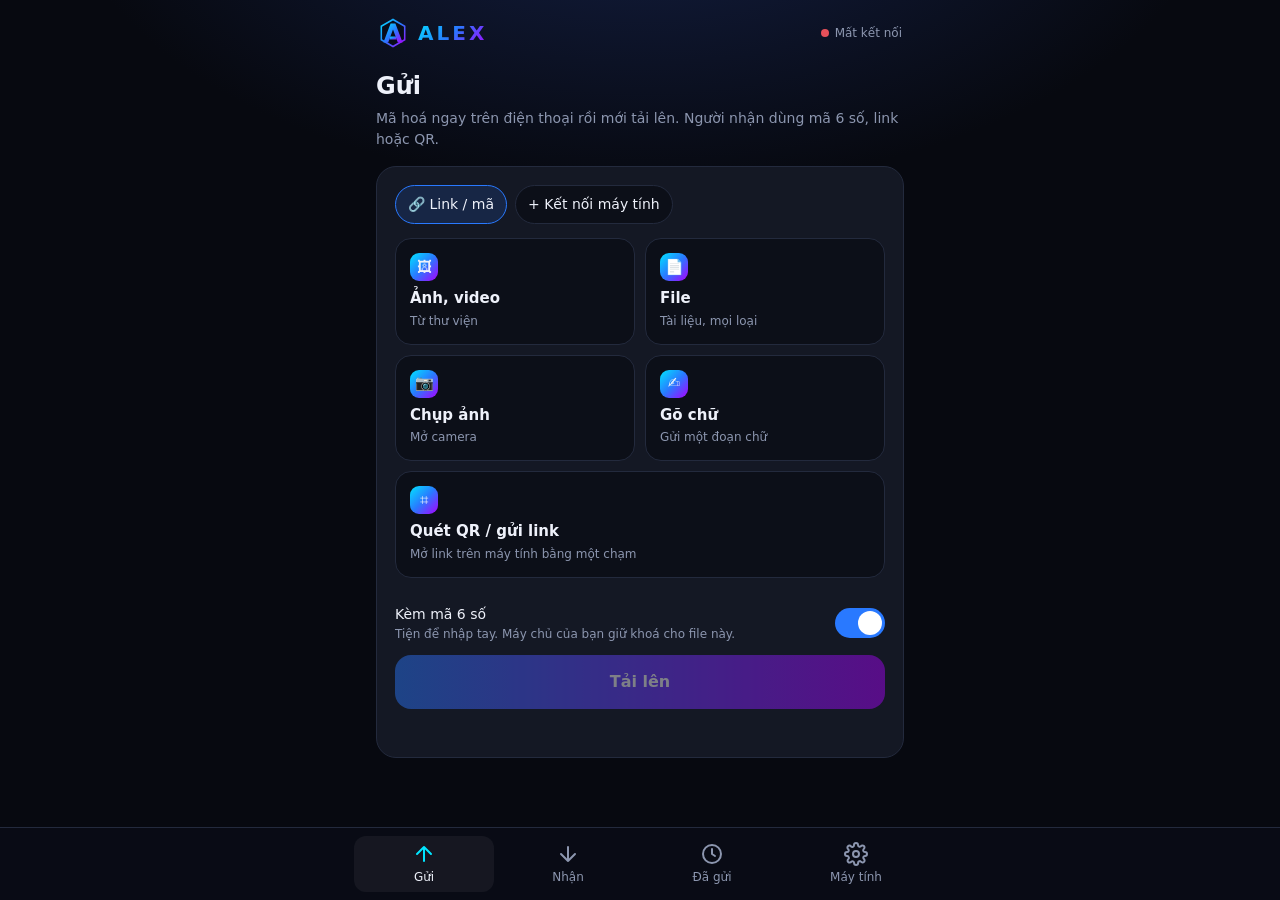
<file: web/index.html>
<!doctype html>
<html lang="vi">
<head>
<meta charset="utf-8">
<meta name="viewport" content="width=device-width, initial-scale=1, viewport-fit=cover">
<meta name="theme-color" content="#070910">
<meta name="description" content="Alex: gửi và nhận file giữa điện thoại và máy tính, mã hoá đầu cuối.">
<meta name="referrer" content="no-referrer">
<meta name="apple-mobile-web-app-capable" content="yes">
<meta name="apple-mobile-web-app-status-bar-style" content="black-translucent">
<meta name="apple-mobile-web-app-title" content="Alex">
<title>Alex</title>
<link rel="manifest" href="manifest.webmanifest">
<link rel="icon" href="icons/icon-192.png">
<link rel="apple-touch-icon" href="icons/icon-192.png">
<link rel="stylesheet" href="style.css">
</head>
<body>
<header>
  <svg width="30" height="30" viewBox="0 0 100 100" aria-hidden="true"><defs><linearGradient id="lg" x1="0" y1="0" x2="1" y2="1"><stop offset="0" stop-color="#00e5ff"/><stop offset=".5" stop-color="#2979ff"/><stop offset="1" stop-color="#aa00ff"/></linearGradient></defs>
    <polygon points="50,2 91.6,26 91.6,74 50,98 8.4,74 8.4,26" fill="url(#lg)"/><polygon points="50,8 86.4,29 86.4,71 50,92 13.6,71 13.6,29" fill="#080c1a"/>
    <polygon points="18,82 42,18 58,18 82,82 66,82 50,38 34,82" fill="url(#lg)"/><polygon points="41,62 59,62 62,72 38,72" fill="url(#lg)"/></svg>
  <b>ALEX</b>
  <div class="status"><span class="dot" id="dot"></span><span id="statusText">Đang kết nối…</span></div>
</header>

<main>
  <!-- ======================= SEND ======================= -->
  <section id="page-send">
    <h1>Gửi</h1>
    <p class="sub">Mã hoá ngay trên điện thoại rồi mới tải lên. Người nhận dùng mã 6 số, link hoặc QR.</p>

    <div class="card" id="sendForm">
      <div class="targets" id="targets"></div>
      <div class="pick">
        <label><input type="file" id="pickMedia" accept="image/*,video/*" multiple><div class="ico">🖼</div><span>Ảnh, video</span><small>Từ thư viện</small></label>
        <label><input type="file" id="pickFile" multiple><div class="ico">📄</div><span>File</span><small>Tài liệu, mọi loại</small></label>
        <label><input type="file" id="pickCamera" accept="image/*" capture="environment"><div class="ico">📷</div><span>Chụp ảnh</span><small>Mở camera</small></label>
        <button class="tile" id="pickText" type="button"><div class="ico">✍</div><span style="font-weight:600;font-size:15px">Gõ chữ</span><small style="color:var(--dim);font-size:12px;margin-top:-4px">Gửi một đoạn chữ</small></button>
        <button class="tile wide" id="pickQr" type="button"><div class="ico">⌗</div><span style="font-weight:600;font-size:15px">Quét QR / gửi link</span><small style="color:var(--dim);font-size:12px;margin-top:-4px">Mở link trên máy tính bằng một chạm</small></button>
      </div>
      <textarea id="textBox" class="hidden mt" rows="4" placeholder="Nhập chữ cần gửi…"></textarea>
      <div class="queue" id="queue"></div>
      <div class="switch" id="codeSwitch">
        <div>Kèm mã 6 số<small>Tiện để nhập tay. Máy chủ của bạn giữ khoá cho file này.</small></div>
        <label class="toggle"><input type="checkbox" id="withCode" checked><i></i></label>
      </div>
      <button class="btn mt" id="sendBtn" disabled>Tải lên</button>
      <div class="bar hidden" id="sendBar"><i id="sendFill"></i></div>
      <div class="msg" id="sendMsg"></div>
    </div>

    <div class="card result hidden" id="sentPc">
      <div class="ico" style="margin:4px auto 10px;width:48px;height:48px;border-radius:14px;font-size:24px">✓</div>
      <h2 id="sentPcTitle" style="color:var(--text);font-size:17px">Đã gửi</h2>
      <p class="sub" id="sentPcSub" style="margin:0"></p>
      <button class="btn small mt" id="sentPcMore" style="margin-left:auto;margin-right:auto">Gửi tiếp</button>
    </div>

    <div class="card result hidden" id="sendResult">
      <h2 id="resTitle">Đã tải lên</h2>
      <div id="resCodeWrap"><div style="color:var(--dim);font-size:13px">Mã nhận</div><div class="bigcode" id="resCode">000000</div></div>
      <div class="qr" id="resQr"></div>
      <div class="link" id="resLink"></div>
      <div class="row mt">
        <button class="btn ghost small" id="copyLink">Chép link</button>
        <button class="btn ghost small" id="shareLink">Chia sẻ</button>
      </div>
      <div class="row mt">
        <button class="btn ghost small" id="deleteNow">Xoá ngay</button>
        <button class="btn small" id="sendMore">Gửi tiếp</button>
      </div>
      <div class="msg" id="resExpire"></div>
    </div>
  </section>

  <!-- ======================= RECEIVE ======================= -->
  <section id="page-recv" class="hidden">
    <h1>Nhận</h1>
    <p class="sub">Nhập mã 6 số hoặc dán link người gửi đưa cho bạn.</p>
    <div class="card hidden" id="outboxCard">
      <h2>Từ máy tính</h2>
      <div class="hist" id="outbox"></div>
    </div>
    <div class="card" id="recvForm">
      <input class="code" id="codeInput" inputmode="numeric" autocomplete="one-time-code" maxlength="6" placeholder="••••••">
      <button class="btn mt" id="recvBtn" disabled>Nhận</button>
      <div class="row mt">
        <button class="btn ghost small" id="pasteLink">Dán link</button>
      </div>
      <div class="bar hidden" id="recvBar"><i id="recvFill"></i></div>
      <div class="msg" id="recvMsg"></div>
    </div>
    <div class="card hidden" id="recvResult">
      <h2>Đã nhận</h2>
      <div class="preview" id="preview"></div>
      <div class="row mt">
        <a class="btn" id="saveBtn">Lưu</a>
        <button class="btn ghost" id="shareFile">Chia sẻ</button>
      </div>
      <div class="row mt hidden" id="copyTextRow"><button class="btn ghost" id="copyText">Chép chữ</button></div>
      <div class="msg">Giải mã ngay trên máy bạn · máy chủ không đọc được nội dung khi nhận bằng link.</div>
    </div>
  </section>

  <!-- ======================= HISTORY ======================= -->
  <section id="page-hist" class="hidden">
    <h1>Đã gửi</h1>
    <p class="sub">Lưu trên chính điện thoại này. File tự xoá khỏi máy chủ khi hết hạn.</p>
    <div class="card"><div class="hist" id="hist"></div></div>
  </section>

  <!-- ======================= SETTINGS ======================= -->
  <section id="page-set" class="hidden">
    <h1>Máy tính</h1>
    <p class="sub">Một tài khoản giữ danh sách máy. Đăng nhập trên điện thoại khác là thấy lại, không phải nhập ID từng lần.</p>
    <div class="card" id="accountCard">
      <h2>Tài khoản</h2>
      <div id="accountOut">
        <input class="field" id="accUser" autocomplete="username" autocapitalize="none" spellcheck="false" placeholder="Tên tài khoản">
        <input class="field mt" id="accPw" type="password" autocomplete="current-password" placeholder="Mật khẩu (ít nhất 8 ký tự)">
        <div class="row mt">
          <button class="btn" id="accLogin">Đăng nhập</button>
          <button class="btn ghost" id="accReg">Tạo tài khoản</button>
        </div>
        <div class="msg" id="accMsg"></div>
      </div>
      <div id="accountIn" class="hidden">
        <p class="sub" style="margin:0">Đang đăng nhập <b id="accName"></b>. Máy tính gắn với tài khoản này hiện trên mọi điện thoại đăng nhập cùng tên.</p>
        <button class="btn ghost mt" id="accLogout">Đăng xuất tài khoản</button>
      </div>
    </div>
    <div class="card">
      <h2>Máy tính đã kết nối</h2>
      <div class="hist" id="devices"></div>
      <button class="btn ghost mt" id="addDevice">+ Kết nối máy tính</button>
      <div id="addForm" class="hidden mt">
        <p class="sub" style="margin-bottom:10px">Mở Alex trên máy tính → tab Gửi → mục Qua Internet để xem ID và mật khẩu.</p>
        <input class="field" id="devId" inputmode="numeric" autocomplete="off" placeholder="ID (9 số)">
        <input class="field mt" id="devPw" autocomplete="off" autocapitalize="none" spellcheck="false" placeholder="Mật khẩu">
        <input class="field mt" id="phoneName" autocomplete="off" placeholder="Tên điện thoại này (hiện trên máy tính)">
        <button class="btn mt" id="connectBtn">Kết nối</button>
        <div class="msg" id="connectMsg"></div>
      </div>
    </div>
    <div class="card install hidden" id="installCard">
      <div class="meta"><b>Cài lên màn hình chính</b><small>Mở nhanh như một ứng dụng.</small></div>
      <button class="btn small" id="installBtn">Cài</button>
    </div>
    <div class="card install" id="iosHint" style="display:none">
      <div class="meta"><b>Thêm vào Màn hình chính</b><small>Trên iPhone: bấm nút Chia sẻ của Safari → “Thêm vào MH chính”.</small></div>
    </div>
    <div class="card install" id="winCard">
      <div class="meta"><b>Alex cho Windows</b><small id="winVer">Hòn đảo nổi ở mép trên màn hình.</small></div>
      <a class="btn small" id="winDl" href="download/Alex-Setup-latest.exe">Tải về</a>
    </div>
    <footer>Alex · mã hoá AES-256-GCM · <span id="apiHost"></span></footer>
  </section>
</main>

<nav>
  <button data-page="send" class="on"><svg viewBox="0 0 24 24" fill="none" stroke="currentColor" stroke-width="2" stroke-linecap="round" stroke-linejoin="round"><path d="M12 19V5M5 12l7-7 7 7"/></svg>Gửi</button>
  <button data-page="recv"><svg viewBox="0 0 24 24" fill="none" stroke="currentColor" stroke-width="2" stroke-linecap="round" stroke-linejoin="round"><path d="M12 5v14M19 12l-7 7-7-7"/></svg>Nhận</button>
  <button data-page="hist"><svg viewBox="0 0 24 24" fill="none" stroke="currentColor" stroke-width="2" stroke-linecap="round" stroke-linejoin="round"><circle cx="12" cy="12" r="9"/><path d="M12 7v5l3 2"/></svg>Đã gửi</button>
  <button data-page="set"><svg viewBox="0 0 24 24" fill="none" stroke="currentColor" stroke-width="2" stroke-linecap="round" stroke-linejoin="round"><circle cx="12" cy="12" r="3"/><path d="M19.4 15a1.6 1.6 0 0 0 .3 1.8l.1.1a2 2 0 1 1-2.8 2.8l-.1-.1a1.6 1.6 0 0 0-1.8-.3 1.6 1.6 0 0 0-1 1.5V21a2 2 0 1 1-4 0v-.1a1.6 1.6 0 0 0-1-1.5 1.6 1.6 0 0 0-1.8.3l-.1.1a2 2 0 1 1-2.8-2.8l.1-.1a1.6 1.6 0 0 0 .3-1.8 1.6 1.6 0 0 0-1.5-1H3a2 2 0 1 1 0-4h.1a1.6 1.6 0 0 0 1.5-1 1.6 1.6 0 0 0-.3-1.8l-.1-.1a2 2 0 1 1 2.8-2.8l.1.1a1.6 1.6 0 0 0 1.8.3H9a1.6 1.6 0 0 0 1-1.5V3a2 2 0 1 1 4 0v.1a1.6 1.6 0 0 0 1 1.5 1.6 1.6 0 0 0 1.8-.3l.1-.1a2 2 0 1 1 2.8 2.8l-.1.1a1.6 1.6 0 0 0-.3 1.8V9a1.6 1.6 0 0 0 1.5 1H21a2 2 0 1 1 0 4h-.1a1.6 1.6 0 0 0-1.5 1z"/></svg>Máy tính</button>
</nav>
<div class="sheet hidden" id="qrSheet">
  <div class="sheet-card">
    <div class="row" style="align-items:center"><h2 style="margin:0;flex:1">Quét QR</h2><button class="x" id="qrClose" aria-label="Đóng">×</button></div>
    <div class="cam" id="qrCam"><video id="qrVideo" playsinline muted></video><div class="frame"></div></div>
    <p class="sub hidden" id="qrNoScan" style="margin:10px 0 0">Trình duyệt không cho mở camera. Hãy dùng HTTPS, cho phép camera, hoặc dán link vào ô dưới.</p>
    <input class="field mt" id="qrText" autocomplete="off" autocapitalize="none" spellcheck="false" placeholder="…hoặc dán link vào đây">
    <div class="targets mt" id="qrTargets"></div>
    <button class="btn mt" id="qrSend">Gửi sang máy tính</button>
    <div class="row mt">
      <button class="btn ghost small" id="qrOpen">Mở trên điện thoại</button>
      <button class="btn ghost small" id="qrCopy">Chép</button>
    </div>
    <div class="msg" id="qrMsg"></div>
  </div>
</div>
<div class="toast" id="toast"></div>

<script src="config.js"></script>
<script src="qr.js"></script>
<script src="qrdecode.js"></script>
<script src="app.js"></script>
</body>
</html>
</file>
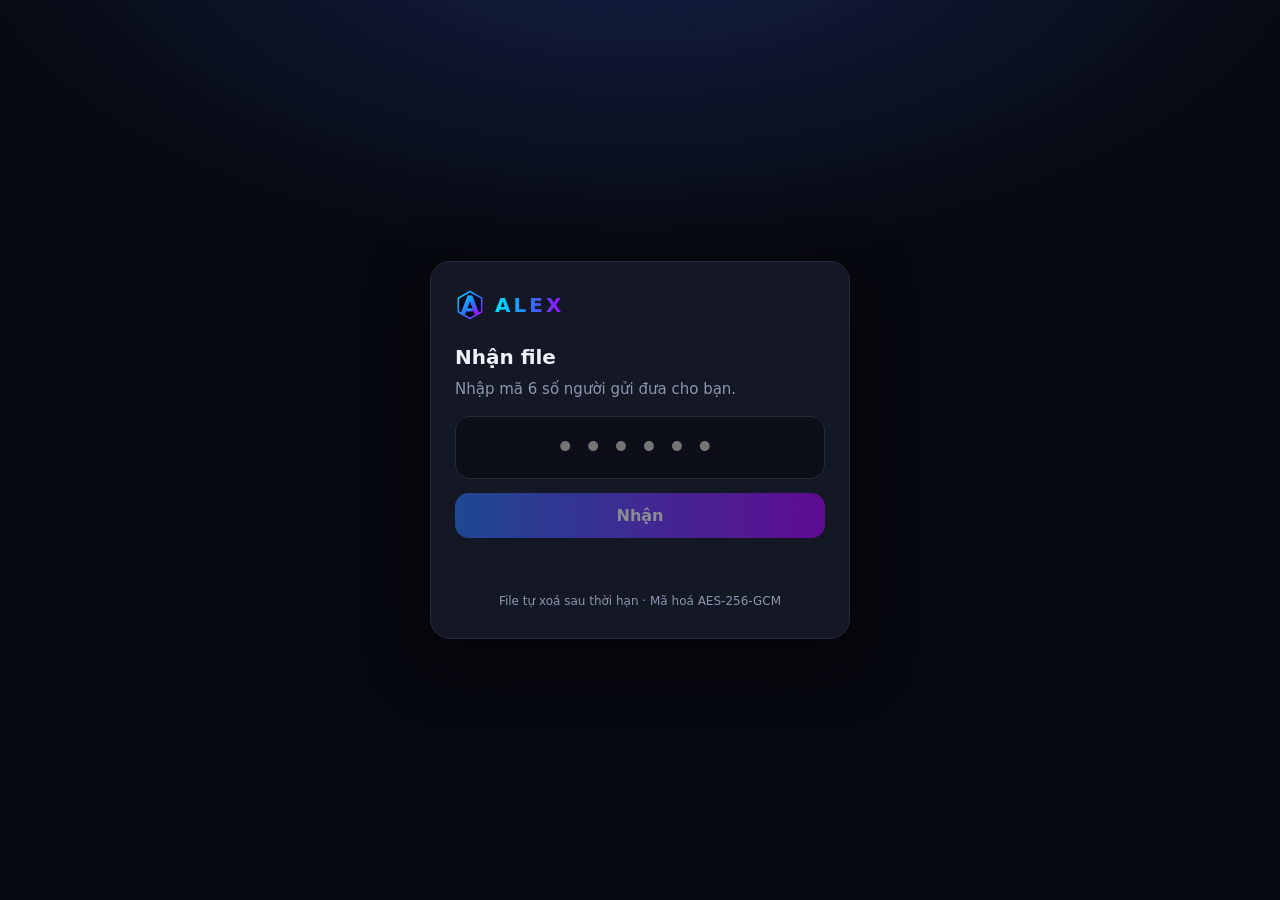
<file: server/page.html>
<!doctype html>
<html lang="vi">
<head>
<meta charset="utf-8">
<meta name="viewport" content="width=device-width, initial-scale=1">
<meta name="robots" content="noindex">
<title>Alex · Nhận file</title>
<style>
  :root { --bg:#070910; --card:#141824; --line:#232a3d; --text:#eef1fa; --dim:#8c96af; --c1:#00e5ff; --c2:#2979ff; --c3:#aa00ff; --ok:#3cd282; --bad:#e6505a; }
  * { box-sizing:border-box; }
  body { margin:0; min-height:100vh; background:radial-gradient(1200px 600px at 50% -10%, #142046 0%, var(--bg) 60%); color:var(--text);
         font:15px/1.5 "Segoe UI", system-ui, -apple-system, Roboto, sans-serif; display:flex; align-items:center; justify-content:center; padding:24px 16px; }
  .card { width:100%; max-width:420px; background:var(--card); border:1px solid var(--line); border-radius:20px; padding:28px 24px; box-shadow:0 20px 60px #0008; }
  .brand { display:flex; align-items:center; gap:10px; margin-bottom:22px; }
  .brand b { font-size:20px; letter-spacing:3px; background:linear-gradient(90deg,var(--c1),var(--c2),var(--c3)); -webkit-background-clip:text; background-clip:text; color:transparent; }
  h1 { font-size:20px; margin:0 0 6px; }
  p { margin:0 0 16px; color:var(--dim); }
  input { width:100%; font:600 28px/1 "Segoe UI", system-ui, sans-serif; letter-spacing:10px; text-align:center; padding:14px; border-radius:14px;
          border:1px solid var(--line); background:#0c0f18; color:var(--text); outline:none; }
  input:focus { border-color:var(--c2); }
  button, .btn { display:block; width:100%; margin-top:14px; padding:13px; border:0; border-radius:14px; font:600 16px "Segoe UI", system-ui, sans-serif;
                 color:#fff; background:linear-gradient(90deg,var(--c2),var(--c3)); cursor:pointer; text-align:center; text-decoration:none; }
  button:disabled { opacity:.5; cursor:default; }
  .file { display:flex; gap:12px; align-items:center; background:#0c0f18; border:1px solid var(--line); border-radius:14px; padding:12px; margin:14px 0 0; }
  .ext { width:44px; height:44px; border-radius:10px; display:grid; place-items:center; font:700 11px sans-serif; background:linear-gradient(135deg,var(--c2),var(--c3)); flex:none; }
  .name { font-weight:600; word-break:break-all; }
  .bar { height:6px; background:#ffffff14; border-radius:3px; overflow:hidden; margin-top:14px; }
  .bar i { display:block; height:100%; width:0; background:linear-gradient(90deg,var(--c1),var(--c2)); transition:width .15s; }
  .msg { margin-top:12px; font-size:14px; color:var(--dim); min-height:20px; }
  .msg.bad { color:var(--bad); } .msg.ok { color:var(--ok); }
  .foot { margin-top:22px; font-size:12px; color:var(--dim); text-align:center; }
  .hidden { display:none; }
</style>
</head>
<body>
<div class="card">
  <div class="brand">
    <svg width="30" height="30" viewBox="0 0 100 100" aria-hidden="true"><defs><linearGradient id="g" x1="0" y1="0" x2="1" y2="1"><stop offset="0" stop-color="#00e5ff"/><stop offset=".5" stop-color="#2979ff"/><stop offset="1" stop-color="#aa00ff"/></linearGradient></defs>
      <polygon points="50,2 91.6,26 91.6,74 50,98 8.4,74 8.4,26" fill="url(#g)"/><polygon points="50,8 86.4,29 86.4,71 50,92 13.6,71 13.6,29" fill="#080c1a"/>
      <polygon points="18,82 42,18 58,18 82,82 66,82 50,38 34,82" fill="url(#g)"/><polygon points="41,62 59,62 62,72 38,72" fill="url(#g)"/></svg>
    <b>ALEX</b>
  </div>

  <div id="ask">
    <h1>Nhận file</h1>
    <p>Nhập mã 6 số người gửi đưa cho bạn.</p>
    <input id="code" inputmode="numeric" autocomplete="one-time-code" maxlength="6" placeholder="••••••">
    <button id="go" disabled>Nhận</button>
  </div>

  <div id="got" class="hidden">
    <h1>File đã sẵn sàng</h1>
    <p id="priv">Giải mã ngay trên máy bạn. Khoá chỉ nằm trong link, máy chủ không đọc được nội dung.</p>
    <div class="file"><div class="ext" id="ext">FILE</div><div><div class="name" id="name">…</div><div class="msg" id="size" style="margin:0"></div></div></div>
    <a class="btn hidden" id="save">Lưu file</a>
  </div>

  <div class="bar hidden" id="bar"><i id="fill"></i></div>
  <div class="msg" id="msg"></div>
  <div class="foot">File tự xoá sau thời hạn · Mã hoá AES-256-GCM</div>
</div>
<script>
"use strict";
const $ = id => document.getElementById(id);
const msg = (t, cls) => { $("msg").textContent = t; $("msg").className = "msg " + (cls || ""); };
const human = n => n < 1024 ? n + " B" : n < 1048576 ? (n / 1024).toFixed(0) + " KB" : n < 1073741824 ? (n / 1048576).toFixed(1) + " MB" : (n / 1073741824).toFixed(2) + " GB";
const b64u = s => Uint8Array.from(atob(s.replace(/-/g, "+").replace(/_/g, "/") + "===".slice((s.length + 3) % 4)), c => c.charCodeAt(0));

async function download(id) {
  const r = await fetch("/api/blob/" + id);
  if (!r.ok) { let e = "Không tải được file"; try { e = (await r.json()).error || e; } catch (_) {} throw new Error(e); }
  const total = +r.headers.get("Content-Length") || 0;
  const buf = new Uint8Array(total);
  const reader = r.body.getReader();
  let got = 0;
  $("bar").classList.remove("hidden");
  for (;;) {
    const { done, value } = await reader.read();
    if (done) break;
    buf.set(value, got); got += value.length;
    if (total) $("fill").style.width = (got / total * 100).toFixed(1) + "%";
  }
  if (got !== total) throw new Error("Tải về không đủ dữ liệu");
  return buf;
}

// format: "ALXS1" | frames [u32 BE len][AES-GCM ciphertext+tag]; frame 0 = metadata (AAD "meta"),
// then data frames (AAD = 1 on the last frame, else 0); IV = 4 zero bytes + u64 BE frame index.
async function decrypt(buf, keyBytes) {
  if (!window.crypto || !crypto.subtle) throw new Error("Trình duyệt cần mở trang qua HTTPS để giải mã");
  if (new TextDecoder().decode(buf.subarray(0, 5)) !== "ALXS1") throw new Error("File không đúng định dạng");
  const key = await crypto.subtle.importKey("raw", keyBytes, "AES-GCM", false, ["decrypt"]);
  const dv = new DataView(buf.buffer, buf.byteOffset, buf.byteLength);
  let pos = 5, ctr = 0, meta = null;
  const parts = [];
  while (pos < buf.length) {
    const len = dv.getUint32(pos); const start = pos + 4; const end = start + len;
    if (end > buf.length) throw new Error("File bị cắt cụt");
    const iv = new Uint8Array(12); new DataView(iv.buffer).setBigUint64(4, BigInt(ctr));
    const aad = ctr === 0 ? new TextEncoder().encode("meta") : new Uint8Array([end === buf.length ? 1 : 0]);
    let plain;
    try { plain = await crypto.subtle.decrypt({ name: "AES-GCM", iv, additionalData: aad, tagLength: 128 }, key, buf.subarray(start, end)); }
    catch (_) { throw new Error("Sai khoá hoặc file đã bị sửa đổi"); }
    if (ctr === 0) meta = JSON.parse(new TextDecoder().decode(plain)); else parts.push(plain);
    pos = end; ctr++;
    $("fill").style.width = (pos / buf.length * 100).toFixed(1) + "%";
  }
  if (!meta || ctr < 2) throw new Error("File không đầy đủ");
  return { meta, blob: new Blob(parts, { type: meta.mime || "application/octet-stream" }) };
}

async function receive(id, keyB64, viaCode) {
  try {
    $("ask").classList.add("hidden");
    $("priv").textContent = viaCode
      ? "Giải mã ngay trên máy bạn. Người gửi bật mã 6 số, nên máy chủ đang giữ khoá của file này."
      : "Giải mã ngay trên máy bạn. Khoá chỉ nằm trong link, máy chủ không đọc được nội dung.";
    msg("Đang tải…");
    const buf = await download(id);
    msg("Đang giải mã…");
    const { meta, blob } = await decrypt(buf, b64u(keyB64));
    const name = String(meta.name || "file").replace(/[\\/:*?"<>|]/g, "_");
    $("got").classList.remove("hidden");
    $("name").textContent = name;
    $("size").textContent = human(blob.size);
    const ext = name.includes(".") ? name.split(".").pop().slice(0, 4).toUpperCase() : "FILE";
    $("ext").textContent = ext;
    const a = $("save");
    a.href = URL.createObjectURL(blob); a.download = name; a.classList.remove("hidden");
    $("bar").classList.add("hidden");
    msg("Xong. Bấm “Lưu file” để lưu về máy.", "ok");
  } catch (e) {
    $("bar").classList.add("hidden");
    msg(e.message || String(e), "bad");
    $("ask").classList.remove("hidden");
  }
}

const m = location.pathname.match(/^\/s\/([A-Za-z0-9_-]{22})$/);
const frag = location.hash.slice(1);
if (m && /^[A-Za-z0-9_-]{43}$/.test(frag)) {
  receive(m[1], frag);
} else if (m) {
  msg("Link thiếu khoá giải mã. Hãy mở đúng link đầy đủ người gửi đưa.", "bad");
}
$("code").addEventListener("input", e => { e.target.value = e.target.value.replace(/\D/g, "").slice(0, 6); $("go").disabled = e.target.value.length !== 6; });
$("code").addEventListener("keydown", e => { if (e.key === "Enter" && !$("go").disabled) $("go").click(); });
$("go").addEventListener("click", async () => {
  $("go").disabled = true; msg("Đang tìm…");
  try {
    const r = await fetch("/api/code/" + $("code").value);
    const j = await r.json();
    if (!r.ok) throw new Error(j.error || "Mã không đúng");
    await receive(j.id, j.key, true);
  } catch (e) { msg(e.message, "bad"); $("go").disabled = false; }
});
</script>
</body>
</html>
</file>
<file: web/style.css>
:root {
  --bg: #070910; --bg2: #0c0f18; --card: #141824; --line: #232a3d; --text: #eef1fa; --dim: #8c96af;
  --c1: #00e5ff; --c2: #2979ff; --c3: #aa00ff; --ok: #3cd282; --bad: #e6505a; --warn: #ffc83c;
  --grad: linear-gradient(135deg, var(--c1), var(--c2) 50%, var(--c3));
  --safe-b: env(safe-area-inset-bottom, 0px);
}
* { box-sizing: border-box; -webkit-tap-highlight-color: transparent; }
html, body { margin: 0; background: var(--bg); color: var(--text); }
body {
  font: 16px/1.5 "Segoe UI", system-ui, -apple-system, Roboto, sans-serif;
  min-height: 100dvh; padding-bottom: calc(76px + var(--safe-b));
  background: radial-gradient(900px 500px at 50% -15%, #142046 0%, var(--bg) 65%) fixed;
}
button, input, textarea { font: inherit; color: inherit; }
.hidden { display: none !important; }

header { display: flex; align-items: center; gap: 10px; padding: 18px 18px 6px; max-width: 560px; margin: 0 auto; }
header svg { flex: none; }
header b { font-size: 20px; letter-spacing: 3px; background: var(--grad); -webkit-background-clip: text; background-clip: text; color: transparent; }
header .status { margin-left: auto; font-size: 12px; color: var(--dim); display: flex; align-items: center; gap: 6px; }
.dot { width: 8px; height: 8px; border-radius: 50%; background: var(--dim); }
.dot.ok { background: var(--ok); } .dot.bad { background: var(--bad); }

main { max-width: 560px; margin: 0 auto; padding: 8px 16px 24px; }
h1 { font-size: 24px; margin: 6px 0 4px; }
.sub { color: var(--dim); margin: 0 0 16px; font-size: 14px; }
.card { background: var(--card); border: 1px solid var(--line); border-radius: 20px; padding: 18px; margin-bottom: 14px; }
.card h2 { font-size: 15px; margin: 0 0 10px; color: var(--dim); font-weight: 600; }

.pick { display: grid; grid-template-columns: 1fr 1fr; gap: 10px; }
.pick label, .tile {
  position: relative;
  display: flex; flex-direction: column; gap: 6px; align-items: flex-start; justify-content: center;
  background: var(--bg2); border: 1px solid var(--line); border-radius: 16px; padding: 14px; min-height: 84px; cursor: pointer;
}
.pick label:active, .tile:active { transform: scale(.98); }
/* Must stay in the hit target. display:none makes iOS/Android ignore capture="environment". */
.pick input[type=file] {
  position: absolute; inset: 0; width: 100%; height: 100%; margin: 0; padding: 0;
  opacity: 0; font-size: 16px; cursor: pointer; z-index: 2;
}
.ico { width: 28px; height: 28px; border-radius: 9px; display: grid; place-items: center; background: var(--grad); font-size: 15px; }
.pick span { font-weight: 600; font-size: 15px; }
.pick small { color: var(--dim); font-size: 12px; margin-top: -4px; }

textarea, input.field {
  width: 100%; background: var(--bg2); border: 1px solid var(--line); border-radius: 14px; padding: 12px 14px; outline: none; resize: vertical;
}
textarea:focus, input.field:focus { border-color: var(--c2); }
input.code {
  width: 100%; text-align: center; letter-spacing: 12px; font: 700 34px/1 "Segoe UI", system-ui, sans-serif;
  padding: 16px 8px 16px 20px; background: var(--bg2); border: 1px solid var(--line); border-radius: 16px; outline: none;
}
input.code:focus { border-color: var(--c2); }

.btn {
  display: flex; align-items: center; justify-content: center; gap: 8px; width: 100%; border: 0; border-radius: 16px;
  padding: 15px; font-weight: 700; font-size: 16px; color: #fff; background: linear-gradient(90deg, var(--c2), var(--c3)); cursor: pointer; text-decoration: none;
}
.btn:disabled { opacity: .45; }
.btn.ghost { background: var(--bg2); border: 1px solid var(--line); color: var(--text); font-weight: 600; }
.btn.small { padding: 10px 12px; font-size: 14px; border-radius: 12px; width: auto; }
.row { display: flex; gap: 10px; }
.row > * { flex: 1; }
.mt { margin-top: 12px; }

.queue { display: flex; flex-direction: column; gap: 8px; margin-top: 12px; }
.qitem { display: flex; align-items: center; gap: 10px; background: var(--bg2); border: 1px solid var(--line); border-radius: 14px; padding: 8px 10px; }
.qitem img, .qitem .ext { width: 40px; height: 40px; border-radius: 10px; object-fit: cover; flex: none; }
.ext { display: grid; place-items: center; font: 700 10px sans-serif; background: var(--grad); }
.qitem .meta { flex: 1; min-width: 0; }
.qitem .name { font-weight: 600; font-size: 14px; white-space: nowrap; overflow: hidden; text-overflow: ellipsis; }
.qitem .size { color: var(--dim); font-size: 12px; }
.x { background: none; border: 0; color: var(--dim); font-size: 20px; padding: 4px 8px; cursor: pointer; }

.switch { display: flex; align-items: center; justify-content: space-between; gap: 12px; margin-top: 14px; font-size: 14px; }
.switch small { display: block; color: var(--dim); font-size: 12px; }
.toggle { position: relative; width: 50px; height: 30px; flex: none; }
.toggle input { opacity: 0; width: 0; height: 0; }
.toggle i { position: absolute; inset: 0; background: var(--line); border-radius: 30px; transition: .2s; }
.toggle i::after { content: ""; position: absolute; width: 24px; height: 24px; left: 3px; top: 3px; background: #fff; border-radius: 50%; transition: .2s; }
.toggle input:checked + i { background: var(--c2); }
.toggle input:checked + i::after { transform: translateX(20px); }

.bar { height: 8px; background: #ffffff14; border-radius: 4px; overflow: hidden; margin-top: 14px; }
.bar i { display: block; height: 100%; width: 0; background: linear-gradient(90deg, var(--c1), var(--c2)); transition: width .15s; }
.msg { margin-top: 10px; font-size: 14px; color: var(--dim); min-height: 20px; }
.msg.bad { color: var(--bad); } .msg.ok { color: var(--ok); }

.result { text-align: center; }
.bigcode { font: 800 46px/1.1 "Segoe UI", system-ui, sans-serif; letter-spacing: 8px; margin: 6px 0 2px; background: var(--grad); -webkit-background-clip: text; background-clip: text; color: transparent; }
.qr { background: #fff; border-radius: 16px; padding: 10px; display: inline-block; margin: 12px auto 6px; }
.qr svg { display: block; width: 200px; height: 200px; }
.link { font-size: 12px; color: var(--dim); word-break: break-all; background: var(--bg2); border-radius: 12px; padding: 10px; margin-top: 8px; text-align: left; }

.preview { margin-top: 12px; border-radius: 16px; overflow: hidden; background: var(--bg2); border: 1px solid var(--line); }
.preview img, .preview video { display: block; width: 100%; max-height: 60vh; object-fit: contain; background: #000; }
.preview pre { margin: 0; padding: 14px; white-space: pre-wrap; word-break: break-word; font: 15px/1.5 "Segoe UI", system-ui, sans-serif; max-height: 50vh; overflow: auto; }
.filecard { display: flex; gap: 12px; align-items: center; padding: 12px; }

.hist { display: flex; flex-direction: column; gap: 8px; }
.hitem { display: flex; align-items: center; gap: 10px; background: var(--bg2); border: 1px solid var(--line); border-radius: 14px; padding: 10px 12px; }
.hitem .meta { flex: 1; min-width: 0; }
.hitem .name { font-weight: 600; font-size: 14px; white-space: nowrap; overflow: hidden; text-overflow: ellipsis; }
.hitem .size { color: var(--dim); font-size: 12px; }
.hitem .c { font-weight: 800; letter-spacing: 2px; font-size: 15px; }
.empty { color: var(--dim); text-align: center; padding: 20px 0; font-size: 14px; }

nav {
  position: fixed; left: 0; right: 0; bottom: 0; display: flex; justify-content: center; gap: 4px;
  background: rgba(10, 13, 22, .92); backdrop-filter: blur(14px); -webkit-backdrop-filter: blur(14px);
  border-top: 1px solid var(--line); padding: 8px 8px calc(8px + var(--safe-b));
}
nav button {
  flex: 1; max-width: 140px; background: none; border: 0; color: var(--dim); display: flex; flex-direction: column; align-items: center; gap: 2px;
  font-size: 12px; padding: 6px 0; border-radius: 12px; cursor: pointer;
}
nav button svg { width: 24px; height: 24px; }
nav button.on { color: var(--text); background: #ffffff0d; }
nav button.on svg { stroke: var(--c1); }

.toast {
  position: fixed; left: 50%; bottom: calc(92px + var(--safe-b)); transform: translateX(-50%) translateY(20px); opacity: 0;
  background: #1d2334; border: 1px solid var(--line); padding: 10px 16px; border-radius: 30px; font-size: 14px; transition: .25s; pointer-events: none; z-index: 10;
  max-width: calc(100% - 32px);
}
.toast.on { opacity: 1; transform: translateX(-50%) translateY(0); }

.install { display: flex; align-items: center; gap: 12px; }
.install .meta { flex: 1; }
.install small { color: var(--dim); display: block; font-size: 12px; }
footer { text-align: center; color: var(--dim); font-size: 12px; padding: 4px 0 12px; }
footer a { color: var(--dim); }

.targets { display: flex; gap: 8px; overflow-x: auto; margin: -2px -2px 12px; padding: 2px; scrollbar-width: none; }
.targets::-webkit-scrollbar { display: none; }
.chip { flex: none; display: flex; align-items: center; gap: 6px; padding: 8px 12px; border-radius: 30px; border: 1px solid var(--line);
  background: var(--bg2); color: var(--text); font-size: 14px; cursor: pointer; white-space: nowrap; }
.chip.on { border-color: var(--c2); background: #2979ff26; }
.chip .dot { width: 7px; height: 7px; }
.hitem .btn.small { flex: none; }

.pick .wide { grid-column: 1 / -1; min-height: 64px; }
.sheet { position: fixed; inset: 0; background: #000a; z-index: 20; display: flex; align-items: flex-end; justify-content: center; }
.sheet-card { width: 100%; max-width: 560px; background: var(--card); border: 1px solid var(--line); border-radius: 22px 22px 0 0;
  padding: 18px 16px calc(18px + var(--safe-b)); max-height: 92dvh; overflow: auto; }
.cam { position: relative; margin-top: 12px; border-radius: 16px; overflow: hidden; background: #000; aspect-ratio: 1 / 1; }
.cam video { width: 100%; height: 100%; object-fit: cover; display: block; }
.cam .frame { position: absolute; inset: 18%; border: 3px solid var(--c1); border-radius: 18px; box-shadow: 0 0 0 999px #0006; }
</file>
